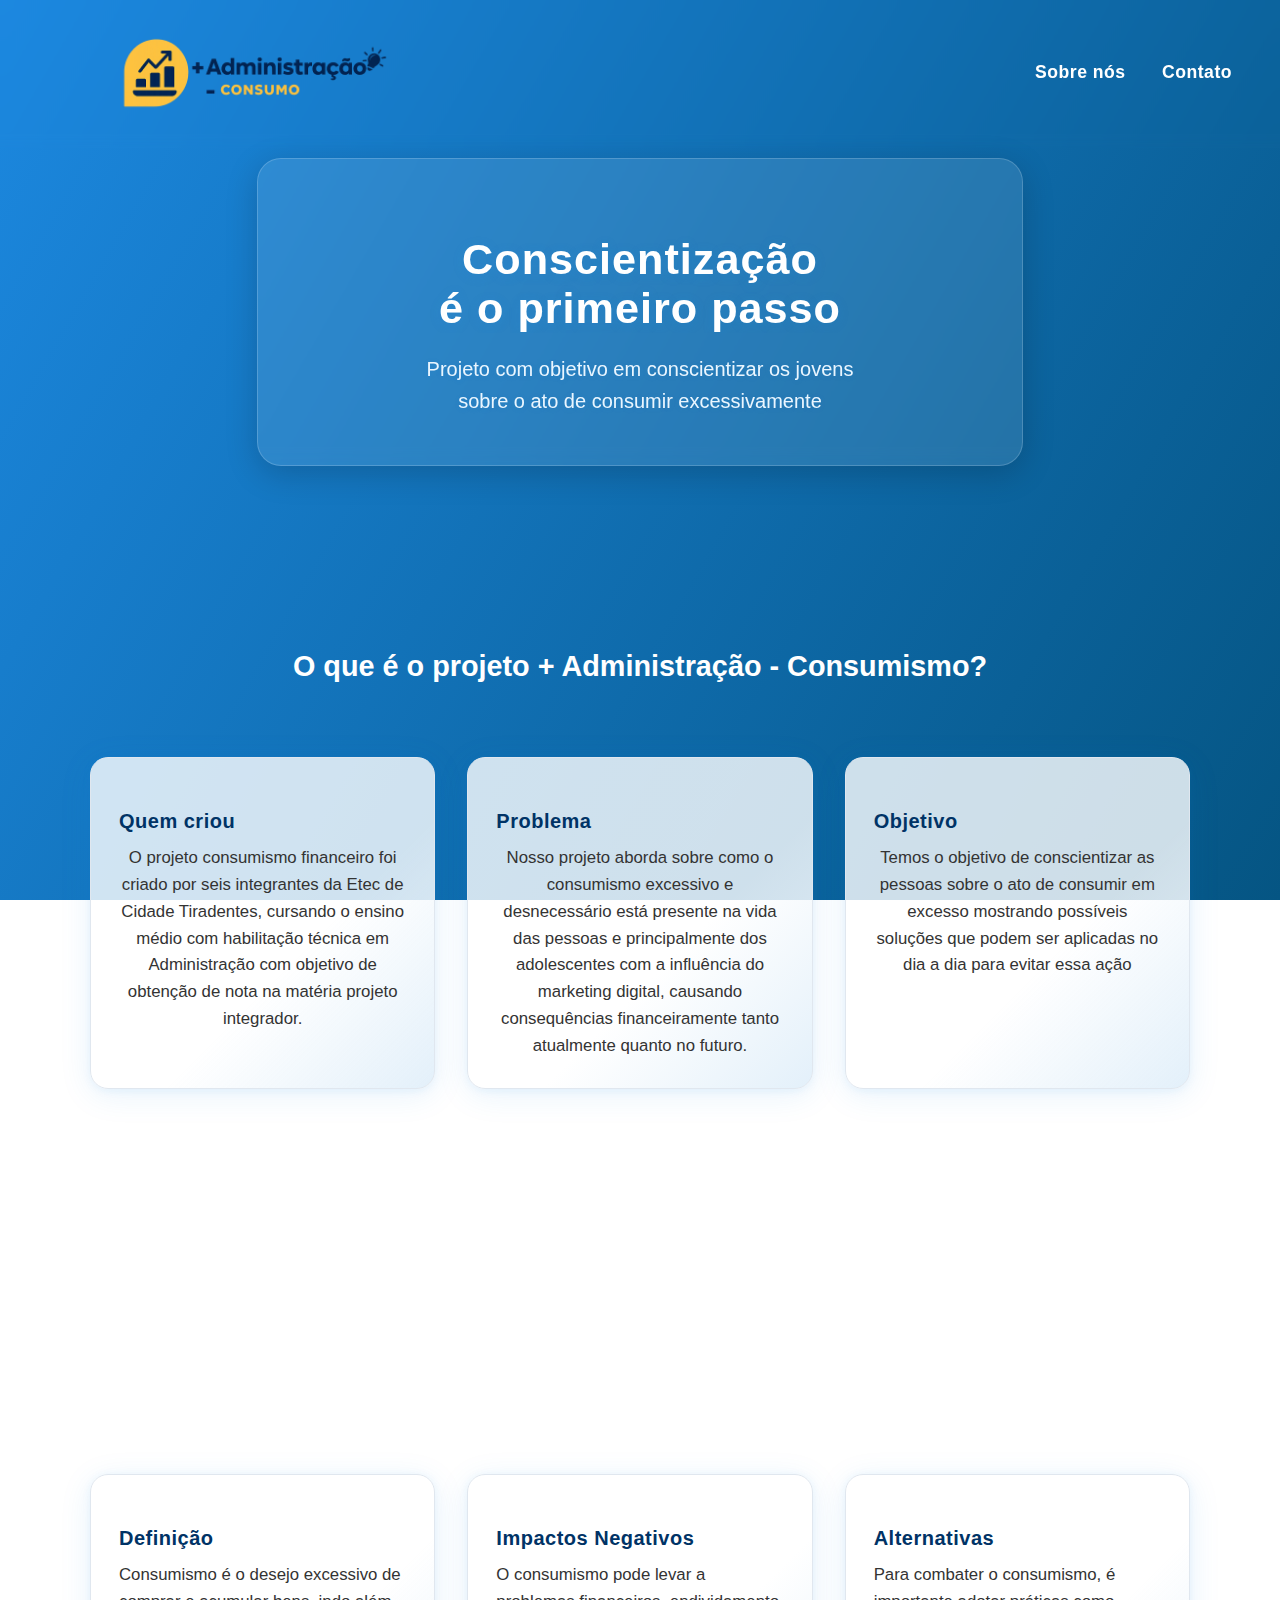
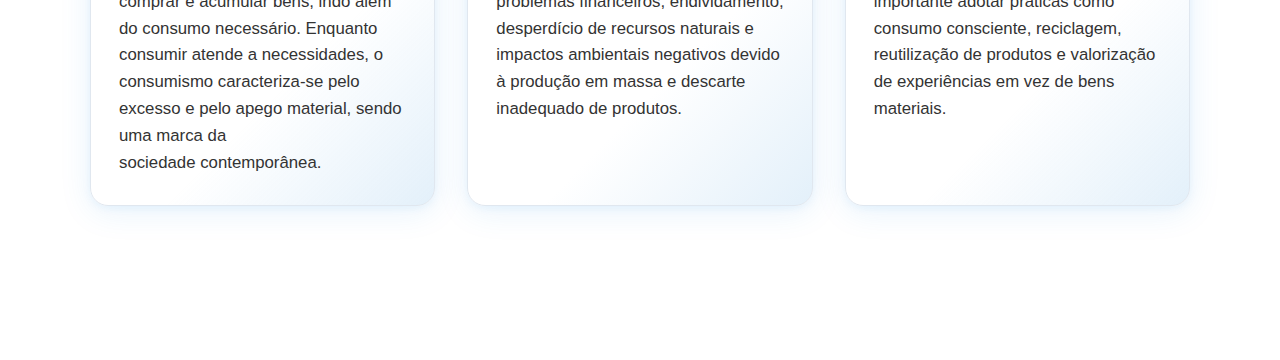
<file: index.html>
<!DOCTYPE html>
<html lang="pt-BR">

<head>
    <meta charset="UTF-8">
    <meta name="viewport" content="width=device-width, initial-scale=1.0">
    <title>Administração - Conscientização</title>
    <link rel="stylesheet" href="style.css">
</head>

<body>
    <header>
        <img src="ChatGPT Image 11 de set. de 2025, 09_52_27.png" alt="Logo" class="logo">
        <nav>
            <a href="sobre.html">Sobre nós</a>
            <a href="contato.html">Contato</a>
        </nav>
    </header>
    <main>
        <section class="hero">
            <div class="hero-content">
                <h1>Conscientização<br>é o primeiro passo</h1>
                <p>
                    Projeto com objetivo em conscientizar os jovens<br>
                    sobre o ato de consumir excessivamente
                </p>
            </div>


        </section>
        <a href="#projeto" class="btn btn-fixo">Conheça o projeto</a>

    </main>


    <!-- Seção O Projeto -->
    <section id="projeto">
        <h2>O que é o projeto + Administração - Consumismo?</h2>

        <div class="cards">
            <div class="card">
               
                <h3>Quem criou</h3>
                <p>O projeto consumismo financeiro foi criado por seis integrantes da
                    Etec de Cidade Tiradentes, cursando o ensino médio com habilitação técnica em Administração com
                    objetivo de obtenção de nota na matéria projeto integrador. </p>
            </div>

            <div class="card">
                
                <h3>Problema</h3>
                <p> Nosso projeto aborda sobre como o consumismo excessivo e desnecessário está presente na vida das
                    pessoas e principalmente dos adolescentes com a influência do marketing digital, causando
                    consequências financeiramente tanto atualmente quanto no futuro. </p>
            </div>

            <div class="card">
               
                <h3>Objetivo</h3>
                <p>Temos o objetivo de conscientizar as pessoas sobre o ato de consumir em excesso mostrando possíveis
                    soluções que podem ser aplicadas no dia a dia para evitar essa ação</p>
            </div>
        </div>
    </section>
    <!--Oq é o consumismo-->
    <section id="oque">
        <h2>Entendendo o que é consumismo</h2>
        <div class="cards">
            <div class="card">
               
                <h3>Definição</h3>
                <p>Consumismo é o desejo excessivo de comprar e acumular bens, indo além do consumo necessário. Enquanto
                    consumir atende a necessidades, o consumismo caracteriza-se pelo excesso e pelo apego material,
                    sendo uma marca da sociedade contemporânea.</p>
            </div>

            <div class="card">
               
                <h3>Impactos Negativos</h3>
                <p>O consumismo pode levar a problemas financeiros, endividamento, desperdício de recursos naturais e
                    impactos ambientais negativos devido à produção em massa e descarte inadequado de produtos.</p>
            </div>

            <div class="card">
              
                <h3>Alternativas</h3>
                <p>Para combater o consumismo, é importante adotar práticas como consumo consciente, reciclagem,
                    reutilização de produtos e valorização de experiências em vez de bens materiais.</p>
            </div>
        </div>
        <script>
            document.addEventListener('DOMContentLoaded', function () {
                const btn = document.querySelector('.btn-fixo');
                const projeto = document.getElementById('projeto');

                function checkProjetoVisible() {
                    const rect = projeto.getBoundingClientRect();
                    // Verifica se pelo menos metade da seção está visível
                    const metadeProjeto = rect.top + rect.height / 2;
                    if (metadeProjeto <= window.innerHeight && rect.bottom >= 0) {
                        btn.style.display = 'none';
                    } else {
                        btn.style.display = 'flex';
                    }
                }

                window.addEventListener('scroll', checkProjetoVisible);
                btn.addEventListener('click', function () {
                    setTimeout(checkProjetoVisible, 700);
                });

                // Garante o estado correto ao carregar a página
                checkProjetoVisible();
            });
        </script>
       
       <script>
    document.addEventListener('contextmenu', function (e) {
        e.preventDefault(); // Bloqueia o menu de contexto em todo o site
    });
</script>
</body>


</html>
</file>
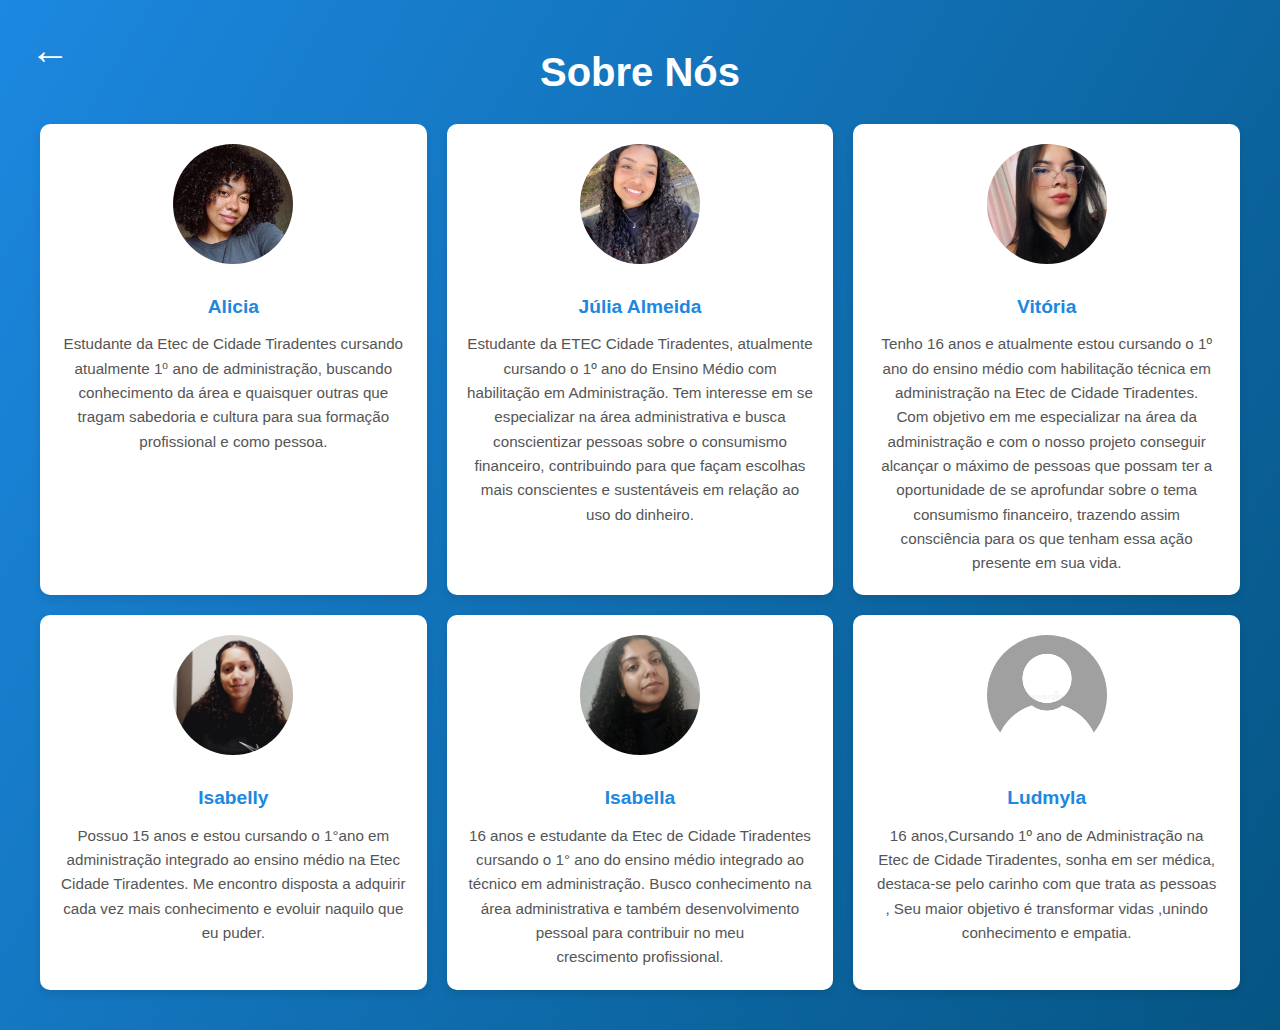
<file: sobre.html>
<!DOCTYPE html>
<html lang="en">

<head>
    <meta charset="UTF-8">
    <meta name="viewport" content="width=device-width, initial-scale=1.0">
    <title>Sobre Nós</title>
    <link rel="stylesheet" href="sobre.css">
</head>

<body>
    <a href="index.html" class="voltar">
        &#8592;
    </a>
    <section class="sobre">
        <h1>Sobre Nós</h1>
        <div class="biografia">
            <div class="membro">
                <img src="alicia.jpg" alt="Foto Alicia">
                <h2>Alicia</h2>
                <p>Estudante da Etec de Cidade Tiradentes cursando atualmente 1⁰ ano de administração, buscando
                    conhecimento da área e quaisquer outras que tragam sabedoria e cultura para sua formação
                    profissional e como pessoa.</p>
            </div>
            <div class="membro">
                <img src="júlia.jpg" alt="Foto Júlia Almeida">
                <h2>Júlia Almeida</h2>
                <p>Estudante da ETEC Cidade Tiradentes, atualmente cursando o 1º ano do Ensino Médio com habilitação em
                    Administração. Tem interesse em se especializar na área administrativa e busca conscientizar pessoas
                    sobre o consumismo financeiro, contribuindo para que façam escolhas mais conscientes e sustentáveis
                    em relação ao uso do dinheiro.</p>
            </div>
            <div class="membro">
                <img src="vih.jpg" alt="Foto Vitória">
                <h2>Vitória</h2>
                <p>Tenho 16 anos e atualmente estou cursando o 1º ano do ensino médio com
                    habilitação técnica em administração na Etec de Cidade Tiradentes.</p>
                <p> Com objetivo em me especializar
                    na área da administração e com
                    o nosso projeto conseguir alcançar o máximo de pessoas que possam ter a oportunidade de se
                    aprofundar sobre o tema consumismo financeiro, trazendo assim consciência para os que tenham essa
                    ação presente em sua vida.</p>
            </div>
            <div class="membro">
                <img src="isabelly.jpg" alt="Foto Isabelly">
                <h2>Isabelly</h2>
                <p>Possuo 15 anos e estou cursando o 1°ano em administração integrado ao ensino médio na Etec Cidade
                    Tiradentes. Me encontro disposta a adquirir cada vez mais conhecimento e evoluir
                    naquilo que eu puder.</p>
            </div>
            <div class="membro">
                <img src="isabela.jpg" alt="Foto">
                <h2>Isabella</h2>
                <p>16 anos e estudante da Etec de Cidade Tiradentes cursando o 1° ano do ensino médio integrado ao
                    técnico em administração. Busco conhecimento na área administrativa e também desenvolvimento pessoal
                    para contribuir no meu crescimento profissional.</p>
            </div>
            <div class="membro">
                <img src="ludmyla.png" alt="Foto ">
                <h2>Ludmyla</h2>
                <p>16 anos,Cursando 1º ano de Administração na Etec de Cidade Tiradentes, sonha em ser médica,
                    destaca-se pelo carinho com que trata as pessoas , Seu maior objetivo é transformar vidas ,unindo
                    conhecimento e empatia.</p>
            </div>
        </div>
    </section>
    <script>
        document.addEventListener('contextmenu', function (e) {
            e.preventDefault(); // Bloqueia o menu de contexto em todo o site
        });
    </script>
</body>

</html>
</file>
<file: style.css>
body {
    margin: 0;
    font-family: 'Segoe UI', Arial, sans-serif;
    background: linear-gradient(120deg, #1c88e0 0%, #055583 100%);
    min-height: 100vh;
    background-attachment: fixed;
}

header {
    display: flex;
    align-items: center;
    justify-content: space-between;
    padding: 24px 48px;
    backdrop-filter: blur(6px);
    height: 100px;
}

.logo {
    height: 250px;
    border-radius: 14px;
    padding: 6px 12px;
    transition: transform 0.2s, box-shadow 0.2s, filter 0.2s;
    object-fit: contain;
    margin-right: 18px;
}
.logo:hover {
    transform: scale(1.08) rotate(-2deg);
    filter: brightness(1.15);
}

nav a {
    margin-left: 32px;
    text-decoration: none;
    color: #ffffff;
    font-weight: 600;
    font-size: 1.1rem;
    letter-spacing: 0.5px;
    position: relative;
    transition: color 0.2s;
    display: inline-block;
}
nav a::after {
    content: '';
    display: block;
    width: 0;
    height: 2px;
    background: #ffb300;
    transition: width 0.3s;
    border-radius: 2px;
    margin-top: 2px;
}
nav a:hover {
    color: #ffb300;
}
nav a:hover::after {
    width: 100%;
}

.hero {
    max-width: 700px;
    margin: 56px auto 0 auto;
    margin-top: 10px;
    padding: 56px 32px 48px 32px;
    color: #fff;
    text-align: center;
    background: rgba(255,255,255,0.10);
    border-radius: 24px;
    box-shadow: 0 8px 32px rgba(0,0,0,0.18);
    backdrop-filter: blur(8px);
    border: 1.5px solid rgba(255,255,255,0.18);
    animation: fadeIn 1.2s, shadowPulse 3s infinite alternate;
}

@keyframes fadeIn {
    from { opacity: 0; transform: translateY(40px);}
    to { opacity: 1; transform: translateY(0);}
}
@keyframes shadowPulse {
    0% { box-shadow: 0 8px 32px rgba(0,0,0,0.18);}
    100% { box-shadow: 0 16px 48px rgba(28,136,224,0.22);}
}

.hero-content h1 {
    font-size: 2.7rem;
    font-weight: bold;
    margin-bottom: 18px;
    margin-top: 20px;
    letter-spacing: 1px;
    text-shadow: 0 2px 12px rgba(28,136,224,0.18);
    overflow: hidden;
    white-space: nowrap;
}

.hero-content p {
    font-size: 1.25rem;
    margin-bottom: 0;
    line-height: 1.6;
    color: #eaf6ff;
    text-shadow: 0 1px 6px rgba(28,136,224,0.10);
}

.btn-fixo {
    position: absolute;
    left: 50%;
    bottom: 32px;
    transform: translateX(-50%);
    z-index: 1000;
    text-decoration: none;
    border-radius: 30px;
    background: linear-gradient(90deg, #ffb300 0%, #ff8c00 100%);
    color: #222;
    padding: 18px 40px;
    font-weight: bold;
    font-size: 1.15rem;
    box-shadow: 0 8px 32px rgba(0,0,0,0.18);
    border: none;
    outline: none;
    cursor: pointer;
    transition: background 0.25s, transform 0.18s, box-shadow 0.18s;
    letter-spacing: 0.5px;
    filter: drop-shadow(0 2px 8px rgba(255,179,0,0.10));
    animation: btnPop 1.2s;
    overflow: hidden;
}
@keyframes btnPop {
    0% { transform: translateX(-50%) scale(0.8);}
    80% { transform: translateX(-50%) scale(1.08);}
    100% { transform: translateX(-50%) scale(1);}
}
.btn-fixo::after {
    content: '';
    position: absolute;
    top: -50%;
    left: -50%;
    width: 200%;
    height: 200%;
    background: linear-gradient(120deg, transparent 60%, #fff8 100%);
    transform: rotate(25deg);
    animation: shine 2.5s infinite;
    pointer-events: none;
}
@keyframes shine {
    0% { left: -50%; }
    100% { left: 100%; }
}
.btn-fixo:hover {
    background: linear-gradient(90deg, #ff8c00 0%, #ffb300 100%);
    color: #fff;
    transform: translateX(-50%) scale(1.06);
    box-shadow: 0 12px 36px rgba(255,179,0,0.18);
}

/* Rolagem suave */
html {
  scroll-behavior: smooth;
}

/* Seção Projeto */
#projeto {
  padding: 160px 20px;
  text-align: center;
  font-family: Arial, sans-serif;
}

#projeto h2 {
  font-size: 1.8em;
  margin-bottom: 40px;
  color: #ffffff;
}

.cards {
    display: grid;
    grid-template-columns: repeat(auto-fit, minmax(260px, 1fr));
    gap: 32px;
    max-width: 1100px;
    margin: 0 auto;
    padding: 34px 0;
}

.card {
    background: linear-gradient(135deg, #ffffffcc 60%, #e3f0fa 100%);
    border-radius: 18px;
    padding: 32px 28px 28px 28px;
    box-shadow: 0 6px 32px rgba(28,136,224,0.10), 0 1.5px 8px rgba(28,136,224,0.07);
    transition: transform 0.25s cubic-bezier(.4,2,.6,1), box-shadow 0.25s;
    border: 1.5px solid #e0e7ef;
    position: relative;
    overflow: hidden;
    display: flex;
    flex-direction: column;
    align-items: flex-start;
}

.card:hover {
    transform: translateY(-10px) scale(1.03);
    box-shadow: 0 12px 36px rgba(28,136,224,0.18), 0 2px 12px rgba(255,179,0,0.10);
}

.card h3 {
    color: #003366;
    margin-bottom: 12px;
    font-size: 1.25em;
    font-weight: 700;
    letter-spacing: 0.5px;
}

.card p {
    font-size: 1.05em;
    color: #333;
    line-height: 1.6;
    margin: 0;
}

#oque {
    padding-top: 80px;
    margin-bottom: 120px;
}

#oque h2 {
    color: #fff;
    margin-bottom: 20px;
    font-size: 1.8em;
    text-align: center;
}

/* Responsivo para telas menores */
@media (max-width: 1024px) {
    header {
        flex-direction: column;
        align-items: center;
        justify-content: center;
        padding: 16px;
        height: auto;
    }

   .btn-fixo {
        display: none !important; /* Força a remoção do botão */
    }

    .logo {
       
        height: 180px;
        margin-bottom: 16px;
    }

    nav a {
        font-size: 1rem;
        margin-left: 16px;
    }

    .hero {
        max-width: 90%;
        padding: 40px 20px;
        font-size: 1rem;
    }

    .hero-content h1 {
        font-size: 2rem;
    }

    .hero-content p {
        font-size: 1rem;
    }

    #projeto {
        padding: 120px 20px;
    }

    #projeto h2 {
        font-size: 1.6em;
    }

    .cards {
        grid-template-columns: repeat(auto-fit, minmax(200px, 1fr));
        gap: 20px;
    }

    .card {
        padding: 24px 20px;
    }

    #oque {
        padding-top: 60px;
        margin-bottom: 80px;
    }

    #oque h2 {
        font-size: 1.6em;
    }
}

@media (max-width: 768px) {
    header {
        flex-direction: column;
        align-items: center;
        justify-content: center;
        padding: 12px;
        height: auto;
    }

    .logo {
        height: 150px;
        margin-bottom: 12px;
    }

    nav a {
        font-size: 0.9rem;
        margin-left: 12px;
    }

    .hero {
        max-width: 95%;
        padding: 30px 15px;
    }

    .hero-content h1 {
        font-size: 1.8rem;
    }

    .hero-content p {
        font-size: 0.9rem;
    }

   .btn-fixo {
        display: none !important; /* Força a remoção do botão */
    }


    #projeto {
        padding: 100px 15px;
    }

    #projeto h2 {
        font-size: 1.4em;
    }

    .cards {
        grid-template-columns: repeat(auto-fit, minmax(180px, 1fr));
        gap: 15px;
    }

    .card {
        padding: 20px 15px;
    }

    #oque {
        padding-top: 50px;
        margin-bottom: 60px;
    }

    #oque h2 {
        font-size: 1.4em;
    }
}

@media (max-width: 480px) {
    header {
        flex-direction: column;
        align-items: center;
        justify-content: center;
        padding: 8px;
        height: auto;
    }

    .logo {
        height: 120px;
        margin-bottom: 8px;
    }

    nav a {
        font-size: 0.8rem;
        margin-left: 8px;
    }

    .hero {
        max-width: 98%;
        padding: 20px 10px;
    }

    .hero-content h1 {
        font-size: 1.5rem;
    }

    .hero-content p {
        font-size: 0.85rem;
    }

    .btn-fixo {
        display: none !important; /* Força a remoção do botão */
    }

    #projeto {
        padding: 80px 10px;
    }

    #projeto h2 {
        font-size: 1.2em;
    }

    .cards {
        grid-template-columns: repeat(auto-fit, minmax(150px, 1fr));
        gap: 10px;
    }

    .card {
        padding: 16px 10px;
    }

    #oque {
        padding-top: 40px;
        margin-bottom: 40px;
    }

    #oque h2 {
        font-size: 1.2em;
    }
}
</file>
<file: sobre.css>
/* Corpo e cabeçalho */
body {
    margin: 0;
    font-family: 'Segoe UI', Arial, sans-serif;
    background: linear-gradient(120deg, #1c88e0 0%, #055583 100%);
    color: #333;
    line-height: 1.6;
}

header {
    background: #1c88e0;
    color: #fff;
    padding: 20px 0;
    text-align: center;
}

header h1 {
   
    margin: 0;
    font-size: 2.5rem;
}

/* Seção Sobre Nós */
.sobre {
    max-width: 1200px;
    margin: 40px auto;
    padding: 0 20px;
    text-align: center;
}

.sobre h1 {
   font-size: 2.5rem;
    margin-bottom: 20px;
    margin-top: 20px; /* Move o título mais para cima */
    color: #ffffff;
}

.biografia {
    display: grid;
    grid-template-columns: repeat(3, 1fr); /* 3 colunas */
    gap: 20px;
    justify-content: center;
}

.membro {
    background: #fff;
    border-radius: 10px;
    box-shadow: 0 4px 8px rgba(0, 0, 0, 0.1);
    padding: 20px;
    text-align: center;
    transition: transform 0.3s ease, box-shadow 0.3s ease;
}

.membro:hover {
    transform: translateY(-5px);
    box-shadow: 0 8px 16px rgba(0, 0, 0, 0.2);
}

.membro img {
    width: 120px;
    height: 120px;
    border-radius: 50%;
    margin-bottom: 10px;
    object-fit: cover;
    transition: transform 0.3s ease, box-shadow 0.3s ease;
}

.membro:hover img {
    transform: scale(1.1);
    box-shadow: 0 4px 12px rgba(0, 140, 255, 0.61);
}

.membro h2 {
    margin: 10px 0;
    font-size: 1.2rem;
    color: #1c88e0;
}

.membro p {
    font-size: 0.95rem;
    color: #555;
    line-height: 1.6;
    margin: 0;
}
.voltar {
    display: inline-block;
    position: absolute; /* Remove a seta do fluxo normal */
    top: 10px; /* Posiciona a seta no topo */
    left: 20px; /* Posiciona a seta à esquerda */
    padding: 10px;
    font-size: 2.5rem;
    color: #fff;
    text-decoration: none;
    text-align: center;
    line-height: 1.5;
}



/* Responsividade */
@media (max-width: 1024px) {
    .biografia {
        grid-template-columns: repeat(2, 1fr); /* 2 colunas em tablets */
    }

    .membro img {
        width: 100px;
        height: 100px; /* Ajusta tamanho das imagens */
    }

    .membro h2 {
        font-size: 1.1rem; /* Reduz tamanho do título */
    }

    .membro p {
        font-size: 0.9rem; /* Reduz tamanho do texto */
    }
}

@media (max-width: 768px) {
    .biografia {
        grid-template-columns: 1fr; /* 1 coluna em celulares */
    }

    .membro {
        padding: 15px; /* Reduz o padding */
    }

    .membro img {
        width: 90px;
        height: 90px; /* Ajusta tamanho das imagens */
    }

    .membro h2 {
        font-size: 1rem; /* Reduz tamanho do título */
    }

    .membro p {
        font-size: 0.85rem; /* Reduz tamanho do texto */
    }
}

@media (max-width: 480px) {
    .membro img {
        width: 80px;
        height: 80px; /* Ajusta tamanho das imagens */
    }

    .membro h2 {
        font-size: 0.95rem; /* Reduz tamanho do título */
    }

    .membro p {
        font-size: 0.8rem; /* Reduz tamanho do texto */
    }
}
</file>
